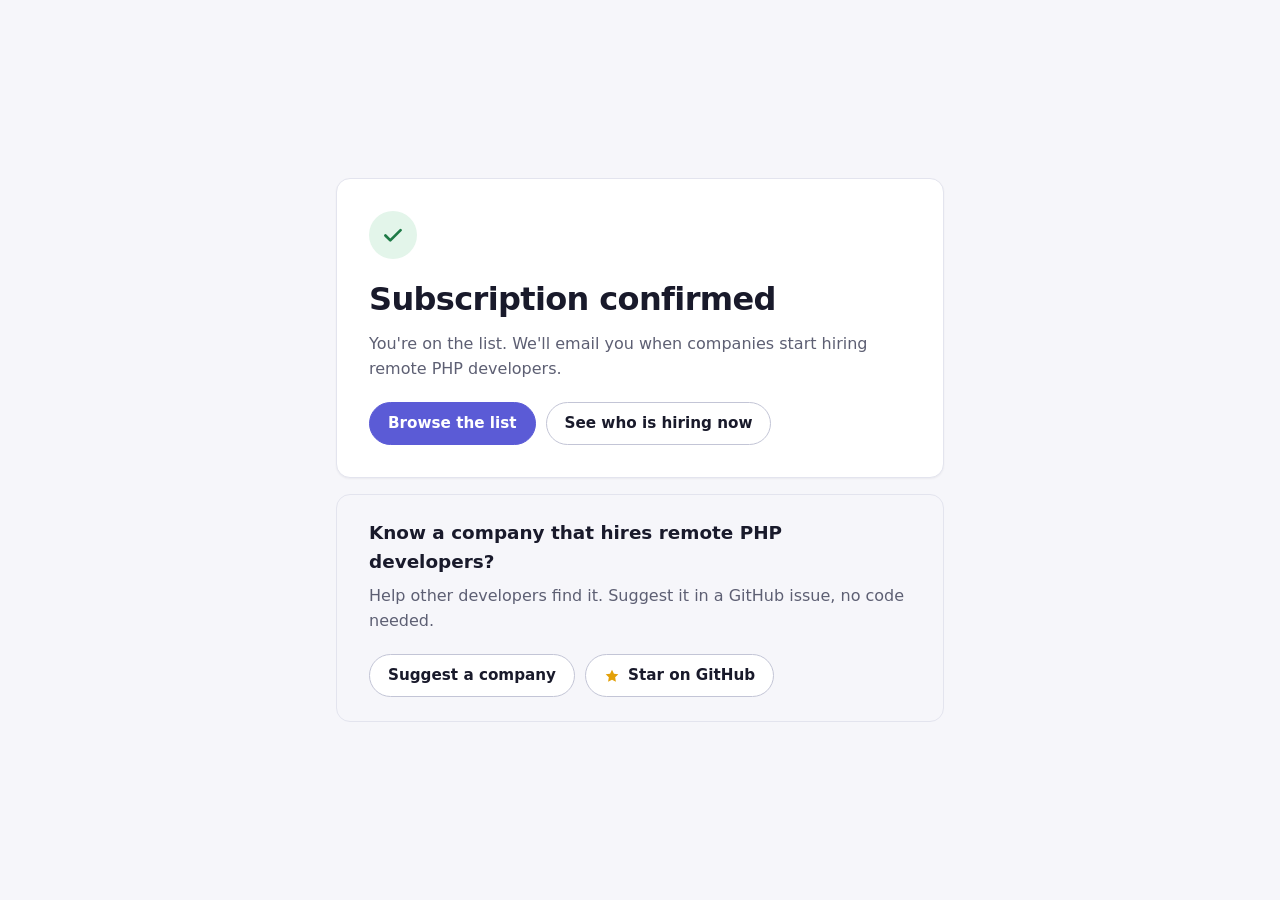
<file: site/subscribed/index.html>
<!doctype html>
<html lang="en">
<head>
  <meta charset="utf-8">
  <meta name="viewport" content="width=device-width, initial-scale=1">
  <title>Subscription confirmed · Remote PHP Jobs</title>
  <meta name="description" content="Your subscription to Remote PHP Jobs updates is confirmed.">
  <meta name="robots" content="noindex">
  <meta name="theme-color" content="#5b5bd6">
  <link rel="icon" href="data:image/svg+xml,%3Csvg xmlns='http://www.w3.org/2000/svg' viewBox='0 0 32 32'%3E%3Crect width='32' height='32' rx='8' fill='%235b5bd6'/%3E%3Ctext x='16' y='21' font-family='system-ui,sans-serif' font-size='11' font-weight='700' fill='%23fff' text-anchor='middle'%3EPHP%3C/text%3E%3C/svg%3E">
  <script>
    try {
      const theme = localStorage.getItem('theme');
      if (theme === 'light' || theme === 'dark') document.documentElement.dataset.theme = theme;
    } catch (error) {}
  </script>
  <link rel="stylesheet" href="../style.css">
</head>
<body>
  <main class="wrap confirm">
    <section class="confirm-card">
      <span class="confirm-icon" aria-hidden="true">
        <svg viewBox="0 0 24 24" fill="none" stroke="currentColor" stroke-width="2.5" stroke-linecap="round" stroke-linejoin="round">
          <path d="M5 12.5l4.5 4.5L19 7.5"/>
        </svg>
      </span>
      <h1>Subscription confirmed</h1>
      <p>You're on the list. We'll email you when companies start hiring remote PHP developers.</p>
      <nav class="actions">
        <a class="button primary" href="../">Browse the list</a>
        <a class="button" href="../?status=hiring">See who is hiring now</a>
      </nav>
    </section>

    <section class="confirm-card secondary">
      <h2>Know a company that hires remote PHP developers?</h2>
      <p>Help other developers find it. Suggest it in a GitHub issue, no code needed.</p>
      <nav class="actions">
        <a class="button" href="https://github.com/rasoulrahimii/PHP-Remote/issues/new?template=suggest-company.yml">Suggest a company</a>
        <a class="button star" href="https://github.com/rasoulrahimii/PHP-Remote" target="_blank" rel="noopener">
          <svg viewBox="0 0 24 24" fill="currentColor" aria-hidden="true">
            <path d="M12 2.5l2.94 5.96 6.56.95-4.75 4.63 1.12 6.54L12 17.5l-5.87 3.08 1.12-6.54L2.5 9.41l6.56-.95z"/>
          </svg>
          Star on GitHub
        </a>
      </nav>
    </section>
  </main>
</body>
</html>
</file>
<file: site/style.css>
:root {
  --bg: #f6f6fa;
  --surface: #ffffff;
  --surface-2: #f0f0f7;
  --text: #191a2b;
  --muted: #5d5f73;
  --border: #e3e4ee;
  --border-strong: #c3c5d6;
  --accent: #5b5bd6;
  --accent-hover: #4b4bc4;
  --accent-text: #ffffff;
  --accent-soft: #ececfb;
  --accent-soft-text: #3f3fa8;
  --chip-bg: #f1f1f8;
  --chip-text: #45475e;
  --stale: #a14d00;
  --stale-bg: #fff1e0;
  --fresh: #1d7a46;
  --fresh-bg: #e3f5ea;
  --fresh-dot: #22a35a;
  --hero-glow: rgba(91, 91, 214, 0.16);
  --hero-dots: rgba(91, 91, 214, 0.14);
  --shadow-sm: 0 1px 2px rgba(25, 26, 43, 0.05);
  --shadow-md: 0 8px 28px rgba(25, 26, 43, 0.09);
  --topbar-bg: rgba(255, 255, 255, 0.82);
  --avatar-l: 92%;
  --avatar-text-l: 34%;
  --radius: 14px;
  --radius-sm: 9px;
  --knob: #ffffff;
  --knob-shadow: 0 2px 6px rgba(29, 29, 43, 0.25);
  color-scheme: light;
}

@media (prefers-color-scheme: dark) {
  :root:not([data-theme="light"]) {
    --bg: #101018;
    --surface: #191924;
    --surface-2: #20202d;
    --text: #ececf4;
    --muted: #a3a5b8;
    --border: #2b2c3b;
    --border-strong: #464860;
    --accent: #8c8cf0;
    --accent-hover: #a2a2f5;
    --accent-text: #101018;
    --accent-soft: #26264a;
    --accent-soft-text: #c4c4ff;
    --chip-bg: #242433;
    --chip-text: #c9cadb;
    --stale: #ffb870;
    --stale-bg: #3a2914;
    --fresh: #6fd39b;
    --fresh-bg: #14301f;
    --fresh-dot: #4ade80;
    --hero-glow: rgba(140, 140, 240, 0.18);
    --hero-dots: rgba(140, 140, 240, 0.12);
    --shadow-sm: 0 1px 2px rgba(0, 0, 0, 0.3);
    --shadow-md: 0 10px 30px rgba(0, 0, 0, 0.45);
    --topbar-bg: rgba(16, 16, 24, 0.78);
    --avatar-l: 24%;
    --avatar-text-l: 82%;
    --knob: #e9e7ff;
    --knob-shadow: 0 2px 8px rgba(0, 0, 0, 0.5);
    color-scheme: dark;
  }
}

:root[data-theme="dark"] {
  --bg: #101018;
  --surface: #191924;
  --surface-2: #20202d;
  --text: #ececf4;
  --muted: #a3a5b8;
  --border: #2b2c3b;
  --border-strong: #464860;
  --accent: #8c8cf0;
  --accent-hover: #a2a2f5;
  --accent-text: #101018;
  --accent-soft: #26264a;
  --accent-soft-text: #c4c4ff;
  --chip-bg: #242433;
  --chip-text: #c9cadb;
  --stale: #ffb870;
  --stale-bg: #3a2914;
  --fresh: #6fd39b;
  --fresh-bg: #14301f;
  --fresh-dot: #4ade80;
  --hero-glow: rgba(140, 140, 240, 0.18);
  --hero-dots: rgba(140, 140, 240, 0.12);
  --shadow-sm: 0 1px 2px rgba(0, 0, 0, 0.3);
  --shadow-md: 0 10px 30px rgba(0, 0, 0, 0.45);
  --topbar-bg: rgba(16, 16, 24, 0.78);
  --avatar-l: 24%;
  --avatar-text-l: 82%;
  --knob: #e9e7ff;
  --knob-shadow: 0 2px 8px rgba(0, 0, 0, 0.5);
  color-scheme: dark;
}

* {
  box-sizing: border-box;
}

html {
  scroll-behavior: smooth;
  scroll-padding-top: 76px;
}

body {
  margin: 0;
  transition: background-color 0.3s ease, color 0.3s ease;
  background: var(--bg);
  color: var(--text);
  font: 16px/1.55 system-ui, -apple-system, "Segoe UI", Roboto, "Helvetica Neue", sans-serif;
  -webkit-font-smoothing: antialiased;
}

a {
  color: var(--accent);
}

button {
  font: inherit;
}

:focus-visible {
  outline: 2px solid var(--accent);
  outline-offset: 2px;
}

.wrap {
  max-width: 1160px;
  margin: 0 auto;
  padding: 0 16px;
}

.visually-hidden {
  position: absolute;
  width: 1px;
  height: 1px;
  margin: -1px;
  padding: 0;
  overflow: hidden;
  clip: rect(0 0 0 0);
  white-space: nowrap;
  border: 0;
}

.skip-link {
  position: absolute;
  top: 8px;
  left: 8px;
  z-index: 100;
  padding: 8px 14px;
  border-radius: var(--radius-sm);
  background: var(--accent);
  color: var(--accent-text);
  font-weight: 600;
  transform: translateY(-160%);
}

.skip-link:focus {
  transform: none;
}

/* ---- Buttons ---- */

.button {
  display: inline-flex;
  align-items: center;
  justify-content: center;
  gap: 8px;
  min-height: 42px;
  padding: 9px 18px;
  border: 1px solid var(--border-strong);
  border-radius: 999px;
  background: var(--surface);
  color: var(--text);
  font-weight: 600;
  font-size: 0.95rem;
  text-decoration: none;
  cursor: pointer;
  transition: background-color 0.2s ease, border-color 0.2s ease, color 0.2s ease, transform 0.15s ease;
}

.button:hover {
  border-color: var(--accent);
  color: var(--accent);
}

.button:active {
  transform: translateY(1px);
}

.button.primary {
  border-color: var(--accent);
  background: var(--accent);
  color: var(--accent-text);
}

.button.primary:hover {
  border-color: var(--accent-hover);
  background: var(--accent-hover);
  color: var(--accent-text);
}

.button.primary span[aria-hidden] {
  transition: transform 0.2s ease;
}

.button.primary:hover span[aria-hidden] {
  transform: translateX(3px);
}

.button.star svg {
  width: 16px;
  height: 16px;
  color: #e3a008;
  transition: transform 0.3s ease;
}

.button.star:hover svg {
  transform: rotate(72deg) scale(1.15);
}

.actions,
.hero-actions {
  display: flex;
  flex-wrap: wrap;
  gap: 10px;
}

/* ---- Top bar ---- */

.topbar {
  position: sticky;
  top: 0;
  z-index: 50;
  border-bottom: 1px solid var(--border);
  background: var(--topbar-bg);
  -webkit-backdrop-filter: saturate(1.6) blur(14px);
  backdrop-filter: saturate(1.6) blur(14px);
}

.topbar-inner {
  display: flex;
  align-items: center;
  justify-content: space-between;
  gap: 12px;
  height: 60px;
}

.brand {
  display: inline-flex;
  align-items: center;
  gap: 10px;
  color: var(--text);
  font-weight: 700;
  letter-spacing: -0.01em;
  text-decoration: none;
}

.brand-mark {
  display: inline-grid;
  place-items: center;
  width: 32px;
  height: 32px;
  border-radius: 9px;
  background: linear-gradient(135deg, #6e6ee6, #4545c2);
  color: #fff;
  font-size: 0.66rem;
  font-weight: 800;
  letter-spacing: 0.02em;
  box-shadow: 0 2px 8px rgba(91, 91, 214, 0.35);
}

.topnav {
  display: flex;
  align-items: center;
  gap: 4px;
}

.topnav-link {
  display: inline-flex;
  align-items: center;
  gap: 6px;
  padding: 7px 12px;
  border-radius: 999px;
  color: var(--muted);
  font-size: 0.9rem;
  font-weight: 500;
  text-decoration: none;
  transition: background-color 0.2s ease, color 0.2s ease;
}

.topnav-link:hover {
  background: var(--surface-2);
  color: var(--text);
}

.topnav-link.github {
  margin-right: 6px;
  border: 1px solid var(--border);
  color: var(--text);
}

.topnav-link.github svg {
  width: 16px;
  height: 16px;
  color: #e3a008;
  transition: transform 0.3s ease;
}

.topnav-link.github:hover svg {
  transform: rotate(72deg) scale(1.15);
}

/* ---- Theme toggle ---- */

.theme-toggle {
  position: relative;
  flex: none;
  width: 58px;
  height: 30px;
  padding: 0;
  border: 0;
  border-radius: 999px;
  overflow: hidden;
  cursor: pointer;
  background: transparent;
  box-shadow: inset 0 1px 4px rgba(0, 0, 0, 0.25);
  -webkit-tap-highlight-color: transparent;
}

.theme-toggle:focus-visible {
  outline-offset: 3px;
}

.theme-toggle .sky {
  position: absolute;
  inset: 0;
  transition: opacity 0.4s ease;
}

.theme-toggle .day {
  background: linear-gradient(135deg, #8fd0ff 0%, #c5e8ff 55%, #ffe3a3 100%);
}

.theme-toggle .night {
  opacity: 0;
  background:
    radial-gradient(1px 1px at 14px 9px, #ffffff 50%, transparent 51%),
    radial-gradient(1.5px 1.5px at 22px 20px, #ffffff 50%, transparent 51%),
    radial-gradient(1px 1px at 9px 19px, #dcdcff 50%, transparent 51%),
    radial-gradient(1px 1px at 28px 11px, #ffffff 50%, transparent 51%),
    linear-gradient(135deg, #1b1f4b 0%, #2c2466 60%, #4a2d74 100%);
}

.theme-toggle .knob {
  position: absolute;
  top: 3px;
  left: 3px;
  width: 24px;
  height: 24px;
  border-radius: 50%;
  background: var(--knob);
  box-shadow: var(--knob-shadow);
  transition: transform 0.45s cubic-bezier(0.34, 1.4, 0.64, 1), background-color 0.3s ease;
}

.theme-toggle .icon {
  position: absolute;
  inset: 4px;
  width: 16px;
  height: 16px;
  transition: opacity 0.3s ease, transform 0.45s ease;
}

.theme-toggle .sun {
  color: #f59e0b;
}

.theme-toggle .moon {
  color: #6d5dfc;
  opacity: 0;
  transform: rotate(-90deg) scale(0.4);
}

.theme-toggle[aria-checked="true"] .day {
  opacity: 0;
}

.theme-toggle[aria-checked="true"] .night {
  opacity: 1;
}

.theme-toggle[aria-checked="true"] .knob {
  transform: translateX(28px);
}

.theme-toggle[aria-checked="true"] .sun {
  opacity: 0;
  transform: rotate(90deg) scale(0.4);
}

.theme-toggle[aria-checked="true"] .moon {
  opacity: 1;
  transform: none;
}

.theme-toggle:hover .knob {
  box-shadow: var(--knob-shadow), 0 0 0 4px rgba(255, 255, 255, 0.25);
}

/* ---- Hero ---- */

.hero {
  position: relative;
  overflow: hidden;
  padding: 64px 0 40px;
  border-bottom: 1px solid var(--border);
  background:
    radial-gradient(60% 80% at 85% 0%, var(--hero-glow), transparent 70%),
    radial-gradient(40% 60% at 0% 100%, var(--hero-glow), transparent 70%),
    var(--surface);
}

.hero::before {
  content: "";
  position: absolute;
  inset: 0;
  background-image: radial-gradient(var(--hero-dots) 1px, transparent 1.4px);
  background-size: 22px 22px;
  -webkit-mask-image: linear-gradient(to bottom, #000 0%, transparent 85%);
  mask-image: linear-gradient(to bottom, #000 0%, transparent 85%);
  pointer-events: none;
}

.hero .wrap {
  position: relative;
}

.eyebrow {
  display: inline-flex;
  align-items: center;
  gap: 8px;
  margin: 0 0 18px;
  padding: 5px 12px;
  border: 1px solid var(--border);
  border-radius: 999px;
  background: var(--surface);
  color: var(--muted);
  font-size: 0.82rem;
  font-weight: 500;
  box-shadow: var(--shadow-sm);
}

.pulse,
.dot {
  position: relative;
  display: inline-block;
  width: 8px;
  height: 8px;
  border-radius: 50%;
  background: var(--fresh-dot);
}

.pulse::after {
  content: "";
  position: absolute;
  inset: 0;
  border-radius: 50%;
  background: var(--fresh-dot);
  animation: pulse 2s ease-out infinite;
}

@keyframes pulse {
  from {
    transform: scale(1);
    opacity: 0.7;
  }
  to {
    transform: scale(2.6);
    opacity: 0;
  }
}

.hero h1 {
  max-width: 820px;
  margin: 0 0 14px;
  font-size: clamp(2rem, 5vw, 3.3rem);
  line-height: 1.08;
  letter-spacing: -0.03em;
  text-wrap: balance;
}

.accent-text {
  background: linear-gradient(90deg, var(--accent), #b05bd6);
  -webkit-background-clip: text;
  background-clip: text;
  color: transparent;
}

.lede {
  max-width: 660px;
  margin: 0 0 26px;
  color: var(--muted);
  font-size: 1.08rem;
  text-wrap: pretty;
}

.stats {
  display: flex;
  flex-wrap: wrap;
  gap: 12px;
  margin: 34px 0 0;
}

.stat {
  min-width: 140px;
  padding: 12px 18px;
  border: 1px solid var(--border);
  border-radius: var(--radius);
  background: var(--surface);
  box-shadow: var(--shadow-sm);
}

.stat dt {
  color: var(--muted);
  font-size: 0.8rem;
  font-weight: 500;
}

.stat dd {
  margin: 0;
  font-size: 1.5rem;
  font-weight: 700;
  letter-spacing: -0.02em;
  font-variant-numeric: tabular-nums;
}

.stat.hiring dd {
  color: var(--fresh);
}

/* ---- Filters ---- */

.filters {
  margin: 28px 0 0;
  padding: 16px;
  border: 1px solid var(--border);
  border-radius: var(--radius);
  background: var(--surface);
  box-shadow: var(--shadow-sm);
}

.filter-row {
  display: flex;
  flex-wrap: wrap;
  align-items: flex-end;
  gap: 12px 14px;
}

.primary-row {
  display: grid;
  grid-template-columns: minmax(0, 2fr) minmax(0, 1fr);
}

.filter-row.more {
  margin-top: 14px;
  padding-top: 14px;
  border-top: 1px solid var(--border);
}

.field {
  display: flex;
  flex-direction: column;
  gap: 5px;
  min-width: 0;
}

.field.compact {
  flex: 1 1 170px;
  max-width: 260px;
}

.field-label {
  color: var(--muted);
  font-size: 0.8rem;
  font-weight: 600;
}

.field input,
.field select {
  width: 100%;
  height: 44px;
  padding: 0 12px;
  border: 1px solid var(--border);
  border-radius: var(--radius-sm);
  background: var(--bg);
  color: var(--text);
  font: inherit;
  font-size: 1rem;
  transition: border-color 0.2s ease, box-shadow 0.2s ease, background-color 0.2s ease;
}

.field select {
  appearance: none;
  padding-right: 36px;
  background-image: url("data:image/svg+xml,%3Csvg xmlns='http://www.w3.org/2000/svg' viewBox='0 0 24 24' fill='none' stroke='%238a8ca0' stroke-width='2' stroke-linecap='round' stroke-linejoin='round'%3E%3Cpath d='M6 9l6 6 6-6'/%3E%3C/svg%3E");
  background-repeat: no-repeat;
  background-position: right 10px center;
  background-size: 18px;
  cursor: pointer;
}

.field input:hover,
.field select:hover {
  border-color: var(--border-strong);
}

.field input:focus-visible,
.field select:focus-visible {
  outline: none;
  border-color: var(--accent);
  box-shadow: 0 0 0 3px var(--accent-soft);
}

.input-wrap {
  position: relative;
  display: block;
}

.input-icon {
  position: absolute;
  top: 50%;
  left: 13px;
  width: 18px;
  height: 18px;
  color: var(--muted);
  transform: translateY(-50%);
  pointer-events: none;
}

.search input {
  padding-left: 40px;
  padding-right: 40px;
}

.shortcut {
  position: absolute;
  top: 50%;
  right: 10px;
  padding: 0 7px;
  border: 1px solid var(--border-strong);
  border-radius: 5px;
  color: var(--muted);
  font: 0.8rem/1.6 ui-monospace, SFMono-Regular, Menlo, monospace;
  transform: translateY(-50%);
  pointer-events: none;
}

.search input:focus + .shortcut,
.search input:not(:placeholder-shown) + .shortcut {
  display: none;
}

@media (hover: none) {
  .shortcut {
    display: none;
  }
}

.filters-toggle {
  display: none;
}

/* Searchable country picker */

.combo {
  position: relative;
}

.combo input {
  padding-left: 40px;
  padding-right: 66px;
  text-overflow: ellipsis;
  cursor: pointer;
}

.combo input:focus {
  cursor: text;
}

.combo input::placeholder {
  color: var(--text);
  opacity: 1;
}

.combo input:focus::placeholder {
  color: var(--muted);
}

.combo-caret {
  position: absolute;
  top: 50%;
  right: 12px;
  width: 18px;
  height: 18px;
  color: var(--muted);
  transform: translateY(-50%);
  transition: transform 0.2s ease;
  pointer-events: none;
}

.combo input[aria-expanded="true"] ~ .combo-caret {
  transform: translateY(-50%) rotate(180deg);
}

.combo-clear {
  position: absolute;
  top: 50%;
  right: 34px;
  display: inline-grid;
  place-items: center;
  width: 26px;
  height: 26px;
  padding: 0;
  border: 0;
  border-radius: 50%;
  background: transparent;
  color: var(--muted);
  transform: translateY(-50%);
  cursor: pointer;
}

.combo-clear svg {
  width: 15px;
  height: 15px;
}

.combo-clear:hover {
  background: var(--surface-2);
  color: var(--text);
}

.combo-clear[hidden] {
  display: none;
}

.combo-list {
  position: absolute;
  top: calc(100% + 6px);
  left: 0;
  right: 0;
  z-index: 30;
  min-width: 240px;
  max-height: min(340px, 55vh);
  margin: 0;
  padding: 6px;
  overflow-y: auto;
  overscroll-behavior: contain;
  border: 1px solid var(--border);
  border-radius: var(--radius-sm);
  background: var(--surface);
  box-shadow: var(--shadow-md);
  list-style: none;
}

.combo-list[hidden] {
  display: none;
}

.combo-group {
  position: sticky;
  top: -6px;
  z-index: 1;
  margin: 4px -6px 0;
  padding: 8px 16px 4px;
  background: var(--surface);
  color: var(--muted);
  font-size: 0.72rem;
  font-weight: 700;
  letter-spacing: 0.06em;
  text-transform: uppercase;
}

.combo-option {
  display: flex;
  align-items: center;
  justify-content: space-between;
  gap: 12px;
  padding: 8px 10px;
  border-radius: 7px;
  color: var(--text);
  font-size: 0.95rem;
  cursor: pointer;
}

.combo-option.active {
  background: var(--accent-soft);
  color: var(--accent-soft-text);
}

.combo-option[aria-selected="true"] {
  font-weight: 600;
}

.combo-option[aria-selected="true"]::after {
  content: "";
  order: 1;
  width: 16px;
  height: 16px;
  margin-left: -4px;
  background: currentColor;
  -webkit-mask: url("data:image/svg+xml,%3Csvg xmlns='http://www.w3.org/2000/svg' viewBox='0 0 24 24' fill='none' stroke='black' stroke-width='3' stroke-linecap='round' stroke-linejoin='round'%3E%3Cpath d='M5 12.5l4.5 4.5L19 7.5'/%3E%3C/svg%3E") center / contain no-repeat;
  mask: url("data:image/svg+xml,%3Csvg xmlns='http://www.w3.org/2000/svg' viewBox='0 0 24 24' fill='none' stroke='black' stroke-width='3' stroke-linecap='round' stroke-linejoin='round'%3E%3Cpath d='M5 12.5l4.5 4.5L19 7.5'/%3E%3C/svg%3E") center / contain no-repeat;
}

.combo-option span:first-child {
  flex: 1;
}

.combo-count {
  min-width: 28px;
  padding: 1px 8px;
  border-radius: 999px;
  background: var(--chip-bg);
  color: var(--muted);
  font-size: 0.75rem;
  font-weight: 600;
  text-align: center;
  font-variant-numeric: tabular-nums;
}

.combo-option.active .combo-count {
  background: var(--surface);
}

.combo-empty {
  padding: 14px 10px;
  color: var(--muted);
  font-size: 0.9rem;
}

.segmented {
  display: inline-flex;
  gap: 2px;
  margin: 0;
  padding: 3px;
  border: 1px solid var(--border);
  border-radius: 999px;
  background: var(--bg);
}

.segmented label {
  position: relative;
  cursor: pointer;
}

.segmented input {
  position: absolute;
  opacity: 0;
  pointer-events: none;
}

.segmented span {
  display: inline-flex;
  align-items: center;
  gap: 7px;
  height: 36px;
  padding: 0 14px;
  border-radius: 999px;
  color: var(--muted);
  font-size: 0.9rem;
  font-weight: 600;
  white-space: nowrap;
  transition: background-color 0.2s ease, color 0.2s ease, box-shadow 0.2s ease;
}

.segmented label:hover span {
  color: var(--text);
}

.segmented input:checked + span {
  background: var(--surface);
  color: var(--text);
  box-shadow: var(--shadow-sm), 0 0 0 1px var(--border);
}

.segmented input:focus-visible + span {
  outline: 2px solid var(--accent);
  outline-offset: 1px;
}

.toggles {
  display: flex;
  flex-wrap: wrap;
  gap: 8px;
  margin-left: auto;
}

.toggle {
  position: relative;
  cursor: pointer;
}

.toggle input {
  position: absolute;
  opacity: 0;
  pointer-events: none;
}

.toggle span {
  display: inline-flex;
  align-items: center;
  gap: 8px;
  height: 36px;
  padding: 0 14px;
  border: 1px solid var(--border);
  border-radius: 999px;
  color: var(--muted);
  font-size: 0.88rem;
  font-weight: 500;
  transition: background-color 0.2s ease, border-color 0.2s ease, color 0.2s ease;
}

.toggle span::before {
  content: "";
  width: 14px;
  height: 14px;
  border: 1.5px solid var(--border-strong);
  border-radius: 4px;
  transition: background-color 0.2s ease, border-color 0.2s ease;
}

.toggle:hover span {
  border-color: var(--border-strong);
  color: var(--text);
}

.toggle input:checked + span {
  border-color: var(--accent);
  background: var(--accent-soft);
  color: var(--accent-soft-text);
}

.toggle input:checked + span::before {
  border-color: var(--accent);
  background: var(--accent) url("data:image/svg+xml,%3Csvg xmlns='http://www.w3.org/2000/svg' viewBox='0 0 24 24' fill='none' stroke='white' stroke-width='3.5' stroke-linecap='round' stroke-linejoin='round'%3E%3Cpath d='M5 12.5l4.5 4.5L19 7.5'/%3E%3C/svg%3E") center / 10px no-repeat;
}

.toggle input:focus-visible + span {
  outline: 2px solid var(--accent);
  outline-offset: 2px;
}

/* ---- Results bar ---- */

.results-bar {
  display: flex;
  flex-wrap: wrap;
  align-items: center;
  justify-content: space-between;
  gap: 10px 16px;
  margin: 22px 0 14px;
}

.summary {
  margin: 0;
  color: var(--muted);
}

.summary strong {
  color: var(--text);
}

.results-actions {
  display: flex;
  flex-wrap: wrap;
  align-items: center;
  gap: 8px;
}

.chip-button {
  display: inline-flex;
  align-items: center;
  gap: 6px;
  height: 34px;
  padding: 0 12px;
  border: 1px solid var(--border);
  border-radius: 999px;
  background: var(--surface);
  color: var(--muted);
  font-size: 0.85rem;
  font-weight: 500;
  cursor: pointer;
  transition: border-color 0.2s ease, color 0.2s ease;
}

.chip-button svg {
  width: 15px;
  height: 15px;
}

.chip-button:hover {
  border-color: var(--accent);
  color: var(--accent);
}

.chip-button.done {
  border-color: var(--fresh);
  color: var(--fresh);
}

.chip-button[hidden] {
  display: none;
}

.view-switch {
  display: inline-flex;
  padding: 2px;
  border: 1px solid var(--border);
  border-radius: 999px;
  background: var(--surface);
}

.view-switch button {
  display: inline-grid;
  place-items: center;
  width: 34px;
  height: 28px;
  padding: 0;
  border: 0;
  border-radius: 999px;
  background: transparent;
  color: var(--muted);
  cursor: pointer;
}

.view-switch button svg {
  width: 16px;
  height: 16px;
}

.view-switch button[aria-pressed="true"] {
  background: var(--accent-soft);
  color: var(--accent-soft-text);
}

/* ---- Cards ---- */

.grid {
  display: grid;
  grid-template-columns: repeat(auto-fill, minmax(320px, 1fr));
  gap: 16px;
  margin: 0 0 56px;
  padding: 0;
  list-style: none;
}

.card {
  position: relative;
  display: flex;
  flex-direction: column;
  gap: 14px;
  padding: 20px;
  border: 1px solid var(--border);
  border-radius: var(--radius);
  background: var(--surface);
  box-shadow: var(--shadow-sm);
  transition: background-color 0.3s ease, border-color 0.2s ease, box-shadow 0.25s ease, transform 0.25s ease;
}

.card.hiring::before {
  content: "";
  position: absolute;
  top: -1px;
  left: 20px;
  right: 20px;
  height: 3px;
  border-radius: 0 0 3px 3px;
  background: linear-gradient(90deg, var(--fresh-dot), #2bb6a3);
}

.card:hover {
  border-color: var(--border-strong);
  box-shadow: var(--shadow-md);
  transform: translateY(-2px);
}

.card-top {
  display: flex;
  align-items: flex-start;
  gap: 12px;
}

.avatar {
  display: inline-grid;
  flex: none;
  place-items: center;
  width: 44px;
  height: 44px;
  border-radius: 12px;
  background: hsl(var(--hue, 240) 65% var(--avatar-l));
  color: hsl(var(--hue, 240) 55% var(--avatar-text-l));
  font-size: 0.95rem;
  font-weight: 750;
  letter-spacing: -0.02em;
}

.card-title {
  flex: 1;
  min-width: 0;
}

.name {
  margin: 0;
  font-size: 1.12rem;
  line-height: 1.3;
  letter-spacing: -0.01em;
}

.name a {
  color: var(--text);
  text-decoration: none;
}

.name a:hover {
  color: var(--accent);
  text-decoration: underline;
  text-underline-offset: 3px;
}

.location {
  display: flex;
  align-items: center;
  gap: 5px;
  margin: 3px 0 0;
  color: var(--muted);
  font-size: 0.86rem;
}

.location svg {
  flex: none;
  width: 14px;
  height: 14px;
}

.status {
  display: inline-flex;
  flex: none;
  align-items: center;
  gap: 6px;
  padding: 3px 10px;
  border: 1px solid var(--border);
  border-radius: 999px;
  color: var(--muted);
  font-size: 0.75rem;
  font-weight: 600;
  white-space: nowrap;
}

.status.hiring {
  border-color: transparent;
  background: var(--fresh-bg);
  color: var(--fresh);
}

.status.hiring::before {
  content: "";
  width: 7px;
  height: 7px;
  border-radius: 50%;
  background: var(--fresh-dot);
}

.chips {
  display: flex;
  flex-wrap: wrap;
  gap: 6px;
  margin: 0;
  padding: 0;
  list-style: none;
}

.chip {
  padding: 3px 10px;
  border: 1px solid transparent;
  border-radius: 999px;
  background: var(--chip-bg);
  color: var(--chip-text);
  font-size: 0.78rem;
  font-weight: 500;
  cursor: pointer;
  transition: background-color 0.2s ease, color 0.2s ease, border-color 0.2s ease;
}

.chip:hover,
.chip[aria-pressed="true"] {
  border-color: var(--accent);
  background: var(--accent-soft);
  color: var(--accent-soft-text);
}

.positions {
  display: flex;
  flex-direction: column;
  gap: 10px;
  margin: 0;
  padding: 0;
  list-style: none;
}

.positions:empty {
  display: none;
}

.position {
  display: flex;
  flex-direction: column;
  gap: 6px;
  padding: 10px 12px;
  border: 1px solid var(--border);
  border-radius: var(--radius-sm);
  background: var(--surface-2);
}

.position-link {
  color: var(--text);
  font-size: 0.92rem;
  font-weight: 600;
  line-height: 1.35;
  text-decoration: none;
  overflow-wrap: anywhere;
}

.position-link .arrow {
  color: var(--accent);
  font-weight: 700;
}

.position-link:hover {
  color: var(--accent);
  text-decoration: underline;
  text-underline-offset: 3px;
}

.tags {
  display: flex;
  flex-wrap: wrap;
  gap: 5px;
}

.tag {
  padding: 1px 8px;
  border: 1px solid var(--border-strong);
  border-radius: 6px;
  background: var(--surface);
  color: var(--accent-soft-text);
  font-size: 0.74rem;
  font-weight: 600;
  cursor: pointer;
  transition: background-color 0.2s ease, color 0.2s ease, border-color 0.2s ease;
}

.tag:hover,
.tag[aria-pressed="true"] {
  border-color: var(--accent);
  background: var(--accent-soft);
}

.benefits {
  display: flex;
  flex-direction: column;
  gap: 5px;
  margin: 0;
  padding: 0;
  list-style: none;
  color: var(--muted);
  font-size: 0.88rem;
}

.benefits:empty {
  display: none;
}

.benefits li {
  position: relative;
  padding-left: 22px;
}

.benefits li::before {
  content: "";
  position: absolute;
  top: 0.3em;
  left: 0;
  width: 14px;
  height: 14px;
  border-radius: 50%;
  background: var(--fresh-bg) url("data:image/svg+xml,%3Csvg xmlns='http://www.w3.org/2000/svg' viewBox='0 0 24 24' fill='none' stroke='%231d7a46' stroke-width='3.5' stroke-linecap='round' stroke-linejoin='round'%3E%3Cpath d='M6 12.5l4 4L18 8.5'/%3E%3C/svg%3E") center / 9px no-repeat;
}

.benefits .extra {
  display: none;
}

.benefits.expanded .extra {
  display: block;
}

.benefits li.more-item {
  padding-left: 22px;
}

.benefits li.more-item::before {
  display: none;
}

.benefits-toggle {
  padding: 0;
  border: 0;
  background: none;
  color: var(--accent);
  font-size: 0.85rem;
  font-weight: 600;
  cursor: pointer;
}

.benefits-toggle:hover {
  text-decoration: underline;
}

.card-foot {
  display: flex;
  flex-wrap: wrap;
  align-items: center;
  gap: 8px;
  margin-top: auto;
  padding-top: 14px;
  border-top: 1px solid var(--border);
  font-size: 0.85rem;
}

.open-roles {
  display: inline-flex;
  align-items: center;
  gap: 4px;
  height: 34px;
  padding: 0 14px;
  border: 1px solid var(--border-strong);
  border-radius: 999px;
  color: var(--text);
  font-weight: 600;
  text-decoration: none;
  white-space: nowrap;
  transition: background-color 0.2s ease, border-color 0.2s ease, color 0.2s ease;
}

.open-roles:hover {
  border-color: var(--accent);
  color: var(--accent);
}

.card.hiring .open-roles {
  border-color: var(--accent);
  background: var(--accent);
  color: var(--accent-text);
}

.card.hiring .open-roles:hover {
  border-color: var(--accent-hover);
  background: var(--accent-hover);
}

.open-roles .arrow {
  display: inline-block;
  transition: transform 0.2s ease;
}

.open-roles:hover .arrow {
  transform: translateX(3px);
}

.links {
  display: flex;
  gap: 0;
  margin-right: auto;
}

.icon-link {
  display: inline-grid;
  place-items: center;
  width: 30px;
  height: 30px;
  border-radius: 8px;
  color: var(--muted);
  transition: background-color 0.2s ease, color 0.2s ease;
}

.icon-link svg {
  width: 20px;
  height: 20px;
}

.icon-link:hover {
  background: var(--surface-2);
  color: var(--accent);
}

.verified {
  color: var(--muted);
  margin-left: auto;
  font-size: 0.78rem;
  white-space: nowrap;
}

.verified.stale {
  padding: 2px 8px;
  border-radius: 6px;
  background: var(--stale-bg);
  color: var(--stale);
}

.card.no-active-openings .name a {
  color: var(--text);
}

.card.no-active-openings .avatar {
  filter: saturate(0.55);
}

/* Loading placeholders */

.card.skeleton {
  min-height: 210px;
  background:
    linear-gradient(90deg, transparent 0, var(--surface-2) 50%, transparent 100%) -100% 0 / 60% 100% no-repeat,
    var(--surface);
  animation: shimmer 1.4s ease-in-out infinite;
}

.card.skeleton:hover {
  box-shadow: var(--shadow-sm);
  transform: none;
}

@keyframes shimmer {
  to {
    background-position: 220% 0, 0 0;
  }
}

/* Empty state */

.empty {
  grid-column: 1 / -1;
  padding: 56px 20px;
  border: 1px dashed var(--border-strong);
  border-radius: var(--radius);
  text-align: center;
  color: var(--muted);
}

.empty p {
  max-width: 460px;
  margin: 0 auto 16px;
}

.empty .empty-title {
  margin-bottom: 6px;
  color: var(--text);
  font-size: 1.15rem;
  font-weight: 700;
}

.empty-actions {
  display: flex;
  flex-wrap: wrap;
  justify-content: center;
  gap: 10px;
}

/* ---- List view ---- */

.grid.list {
  grid-template-columns: 1fr;
  gap: 0;
  border: 1px solid var(--border);
  border-radius: var(--radius);
  overflow: hidden;
  background: var(--surface);
  box-shadow: var(--shadow-sm);
}

.grid.list .card {
  display: grid;
  grid-template-columns: 36px minmax(180px, 1.3fr) minmax(0, 1.6fr) auto auto 32px;
  cursor: pointer;
  align-items: center;
  gap: 4px 16px;
  padding: 12px 16px;
  border: 0;
  border-bottom: 1px solid var(--border);
  border-radius: 0;
  box-shadow: none;
}

.grid.list .card:last-child {
  border-bottom: 0;
}

.grid.list .card:hover {
  background: var(--surface-2);
  box-shadow: none;
  transform: none;
}

.grid.list .card.hiring::before {
  top: 12px;
  bottom: 12px;
  left: 0;
  right: auto;
  width: 3px;
  height: auto;
  border-radius: 0 3px 3px 0;
}

.grid.list .card-top,
.grid.list .card-foot {
  display: contents;
}

.grid.list .avatar {
  width: 36px;
  height: 36px;
  border-radius: 10px;
  font-size: 0.8rem;
}

.grid.list .name {
  font-size: 1rem;
}

.grid.list .status {
  grid-column: 4;
  grid-row: 1;
  justify-self: end;
}

.grid.list .chips {
  grid-column: 3;
  grid-row: 1;
}

.grid.list .benefits,
.grid.list .positions,
.grid.list .links {
  display: none;
}

/* Expandable rows: the chevron (or a click on the row) shows the roles, benefits and links. */

.row-toggle {
  display: none;
}

.grid.list .row-toggle {
  display: inline-grid;
  grid-column: 6;
  grid-row: 1;
  place-items: center;
  width: 32px;
  height: 32px;
  padding: 0;
  border: 1px solid transparent;
  border-radius: 8px;
  background: none;
  color: var(--muted);
  cursor: pointer;
  transition: background-color 0.2s ease, color 0.2s ease;
}

.grid.list .row-toggle:hover {
  background: var(--surface);
  color: var(--accent);
}

.grid.list .row-toggle svg {
  width: 18px;
  height: 18px;
  transition: transform 0.2s ease;
}

.grid.list .card.expanded {
  background: var(--surface-2);
  row-gap: 12px;
  padding-bottom: 16px;
}

.grid.list .card.expanded .row-toggle svg {
  transform: rotate(180deg);
}

.grid.list .card.expanded .positions,
.grid.list .card.expanded .benefits {
  display: flex;
  grid-column: 2 / -1;
}

.grid.list .card.expanded .positions:empty,
.grid.list .card.expanded .benefits:empty {
  display: none;
}

.grid.list .card.expanded .position,
.grid.list .card.expanded .chip {
  background: var(--surface);
}

.grid.list .card.expanded .links {
  display: flex;
  grid-column: 2 / 4;
}

.grid.list .card.expanded .verified {
  display: inline;
  grid-column: 4 / -1;
  justify-self: end;
}

@media (prefers-reduced-motion: reduce) {
  .grid.list .row-toggle svg {
    transition: none;
  }
}

.grid.list .verified {
  display: none;
}

.grid.list .open-roles {
  grid-column: 5;
  grid-row: 1;
}

.grid.list .empty {
  border: 0;
}

.grid.list .skeleton {
  min-height: 62px;
}

/* ---- Newsletter and contribute ---- */

.newsletter {
  display: flex;
  flex-wrap: wrap;
  align-items: center;
  justify-content: space-between;
  gap: 18px 32px;
  margin: 0 0 56px;
  padding: 28px;
  border: 1px solid var(--border);
  border-radius: var(--radius);
  background:
    radial-gradient(80% 140% at 100% 0%, var(--hero-glow), transparent 60%),
    var(--surface);
  box-shadow: var(--shadow-sm);
}

.newsletter-text {
  display: flex;
  flex: 1 1 340px;
  gap: 16px;
  align-items: flex-start;
}

.newsletter-icon {
  display: inline-grid;
  flex: none;
  place-items: center;
  width: 44px;
  height: 44px;
  border-radius: 12px;
  background: var(--accent-soft);
  color: var(--accent-soft-text);
}

.newsletter-icon svg {
  width: 22px;
  height: 22px;
}

.newsletter h2,
.contribute h2 {
  margin: 0 0 4px;
  font-size: 1.25rem;
  letter-spacing: -0.01em;
}

.newsletter p,
.contribute p {
  margin: 0;
  color: var(--muted);
}

.newsletter-form {
  flex: 1 1 360px;
  max-width: 480px;
}

.newsletter-fields {
  display: flex;
  gap: 8px;
}

.newsletter-form .formkit-input {
  flex: 1 1 auto;
  width: 100%;
  min-width: 0;
  height: 46px;
  min-height: 46px;
  box-sizing: border-box;
  font-size: 1rem;
  padding: 0 16px;
  border: 1px solid var(--border-strong);
  border-radius: 999px;
  background: var(--bg);
  color: var(--text);
  font: inherit;
}

.newsletter-form .formkit-input::placeholder {
  color: var(--muted);
}

.newsletter-form .formkit-input:focus-visible {
  outline: none;
  border-color: var(--accent);
  box-shadow: 0 0 0 3px var(--accent-soft);
}

.newsletter-form .formkit-submit {
  height: 46px;
  padding: 0 22px;
  border: 0;
  border-radius: 999px;
  background: var(--accent);
  color: var(--accent-text);
  font: inherit;
  font-weight: 600;
  cursor: pointer;
  transition: background-color 0.2s ease;
}

.newsletter-form .formkit-submit:hover {
  background: var(--accent-hover);
}

.newsletter-form .formkit-submit[data-active] {
  opacity: 0.7;
  cursor: progress;
}

.newsletter-form .formkit-alert {
  margin: 0;
  padding: 10px 14px;
  border-radius: 8px;
  list-style: none;
  font-size: 0.9rem;
}

.newsletter-form .formkit-alert:empty {
  display: none;
}

.newsletter-form .formkit-alert-error {
  margin-bottom: 8px;
  background: var(--stale-bg);
  color: var(--stale);
}

.newsletter-form .formkit-alert-success {
  background: var(--fresh-bg);
  color: var(--fresh);
  font-weight: 600;
}

.contribute {
  margin: 0 0 20px;
  padding: 28px;
  border: 1px dashed var(--border-strong);
  border-radius: var(--radius);
  text-align: center;
}

.contribute p {
  max-width: 560px;
  margin: 0 auto 18px;
}

.contribute .hero-actions {
  justify-content: center;
}

/* ---- Footer and back-to-top ---- */

.footer {
  padding: 28px 0 40px;
  border-top: 1px solid var(--border);
  background: var(--surface);
  color: var(--muted);
  font-size: 0.9rem;
}

.footer p {
  margin: 0 0 6px;
}

.to-top {
  position: fixed;
  right: 20px;
  bottom: 20px;
  z-index: 40;
  display: inline-grid;
  place-items: center;
  width: 46px;
  height: 46px;
  padding: 0;
  border: 1px solid var(--border);
  border-radius: 50%;
  background: var(--surface);
  color: var(--text);
  box-shadow: var(--shadow-md);
  cursor: pointer;
  transition: transform 0.2s ease, color 0.2s ease;
}

.to-top svg {
  width: 20px;
  height: 20px;
}

.to-top:hover {
  color: var(--accent);
  transform: translateY(-2px);
}

.to-top[hidden] {
  display: none;
}

.telegram-link {
  display: flex;
  align-items: center;
  gap: 12px;
  margin-top: 12px;
  padding: 10px 14px 10px 10px;
  border: 1px solid var(--border);
  border-radius: 999px;
  background: var(--surface);
  color: var(--text);
  text-decoration: none;
  transition: border-color 0.2s ease, transform 0.2s ease, box-shadow 0.2s ease;
}

.telegram-link:hover {
  border-color: #2aabee;
  box-shadow: 0 6px 18px rgba(42, 171, 238, 0.22);
  transform: translateY(-1px);
}

.telegram-icon {
  flex: none;
  width: 34px;
  height: 34px;
}

.telegram-text {
  display: flex;
  flex-direction: column;
  min-width: 0;
  line-height: 1.25;
}

.telegram-text strong {
  font-size: 0.92rem;
}

.telegram-text span {
  color: var(--muted);
  font-size: 0.82rem;
}

.telegram-link .arrow {
  margin-left: auto;
  color: #2aabee;
  font-weight: 700;
  transition: transform 0.2s ease;
}

.telegram-link:hover .arrow {
  transform: translateX(3px);
}

/* ---- Subscription confirmation page ---- */

.confirm {
  display: flex;
  flex-direction: column;
  gap: 16px;
  max-width: 640px;
  min-height: 100vh;
  justify-content: center;
  padding-top: 48px;
  padding-bottom: 48px;
}

.confirm-card {
  padding: 32px;
  border: 1px solid var(--border);
  border-radius: var(--radius);
  background: var(--surface);
  box-shadow: var(--shadow-sm);
}

.confirm-card h1 {
  margin: 16px 0 8px;
  font-size: clamp(1.6rem, 4vw, 2rem);
  letter-spacing: -0.02em;
}

.confirm-card h2 {
  margin: 0 0 8px;
  font-size: 1.15rem;
}

.confirm-card p {
  margin: 0 0 20px;
  color: var(--muted);
}

.confirm-card.secondary {
  padding: 24px 32px;
  background: transparent;
  box-shadow: none;
}

.confirm-icon {
  display: inline-flex;
  align-items: center;
  justify-content: center;
  width: 48px;
  height: 48px;
  border-radius: 50%;
  background: var(--fresh-bg);
  color: var(--fresh);
}

.confirm-icon svg {
  width: 26px;
  height: 26px;
}

/* ---- Responsive ---- */

@media (max-width: 900px) {
  .hide-sm {
    display: none;
  }

  .grid.list .card {
    grid-template-columns: 36px minmax(0, 1fr) auto 32px;
  }

  .grid.list .row-toggle {
    grid-column: 4;
    grid-row: 2;
  }

  .grid.list .card.expanded .links {
    grid-column: 2;
  }

  .grid.list .card.expanded .verified {
    grid-column: 3 / -1;
  }

  .grid.list .chips {
    grid-column: 2;
    grid-row: 2;
  }

  .grid.list .status {
    grid-column: 3 / -1;
  }

  .grid.list .open-roles {
    grid-column: 3;
    grid-row: 2;
  }
}

@media (max-width: 720px) {
  .topnav-link.github {
    margin-right: 2px;
  }

  .hero {
    padding: 28px 0 24px;
  }

  .eyebrow {
    margin-bottom: 14px;
  }

  .lede {
    margin-bottom: 20px;
    font-size: 1rem;
  }

  .hero-actions .button {
    flex: 1 1 auto;
  }

  .stats {
    display: grid;
    grid-template-columns: repeat(3, 1fr);
    gap: 8px;
    margin-top: 24px;
  }

  .stat {
    min-width: 0;
    padding: 10px 12px;
  }

  .stat dd {
    font-size: 1.15rem;
    white-space: nowrap;
  }

  .filters {
    padding: 12px;
  }

  .primary-row {
    grid-template-columns: minmax(0, 1fr) auto;
  }

  .primary-row .field:not(.search) {
    grid-column: 1;
    grid-row: 2;
  }

  .filters-toggle {
    display: inline-flex;
    grid-column: 2;
    grid-row: 2;
    align-items: center;
    gap: 8px;
    height: 44px;
    padding: 0 14px;
    border: 1px solid var(--border);
    border-radius: var(--radius-sm);
    background: var(--bg);
    color: var(--text);
    font-weight: 600;
    cursor: pointer;
  }

  .filters-toggle svg {
    width: 18px;
    height: 18px;
  }

  .search {
    grid-column: 1 / -1;
  }

  .badge {
    display: inline-grid;
    place-items: center;
    min-width: 20px;
    height: 20px;
    padding: 0 6px;
    border-radius: 999px;
    background: var(--accent);
    color: var(--accent-text);
    font-size: 0.75rem;
  }

  .badge[hidden] {
    display: none;
  }

  .filter-row.more {
    display: none;
  }

  .filters.open .filter-row.more {
    display: flex;
  }

  .segmented {
    display: flex;
    width: 100%;
  }

  .segmented label {
    flex: 1;
  }

  .segmented span {
    justify-content: center;
    width: 100%;
    padding: 0 8px;
  }

  .field.compact {
    max-width: none;
  }

  .toggles {
    margin-left: 0;
  }

  .results-bar {
    margin-top: 16px;
  }

  .grid {
    grid-template-columns: 1fr;
    gap: 12px;
  }

  .card {
    padding: 16px;
  }

  .newsletter,
  .contribute {
    padding: 20px;
  }

  .newsletter-fields {
    flex-direction: column;
  }

  .newsletter-form .formkit-input,
  .newsletter-form .formkit-submit {
    flex: none;
    width: 100%;
  }

  .newsletter-text {
    flex-basis: 100%;
  }

  .confirm-card,
  .confirm-card.secondary {
    padding: 24px 20px;
  }

  .to-top {
    right: 14px;
    bottom: 14px;
  }
}

@media (max-width: 359px) {
  .brand-name {
    display: none;
  }
}

@media (max-width: 420px) {
  .stats {
    grid-template-columns: repeat(2, 1fr);
  }

  .stat:last-child {
    display: none;
  }

  .hero-actions .button {
    min-height: 44px;
  }

  .results-bar {
    flex-direction: column;
    align-items: flex-start;
  }
}

@media (prefers-reduced-motion: reduce) {
  html {
    scroll-behavior: auto;
  }

  *,
  *::before,
  *::after {
    transition: none !important;
    animation: none !important;
  }
}

/* Phones: list rows keep the name, status and industry; the careers link moves into the opened row. */
@media (max-width: 600px) {
  .grid.list .chips {
    grid-column: 2 / 4;
  }

  .grid.list .open-roles {
    display: none;
  }

  .grid.list .card.expanded .open-roles {
    display: inline-flex;
    grid-column: 2 / -1;
    grid-row: auto;
    justify-self: start;
  }
}
</file>
